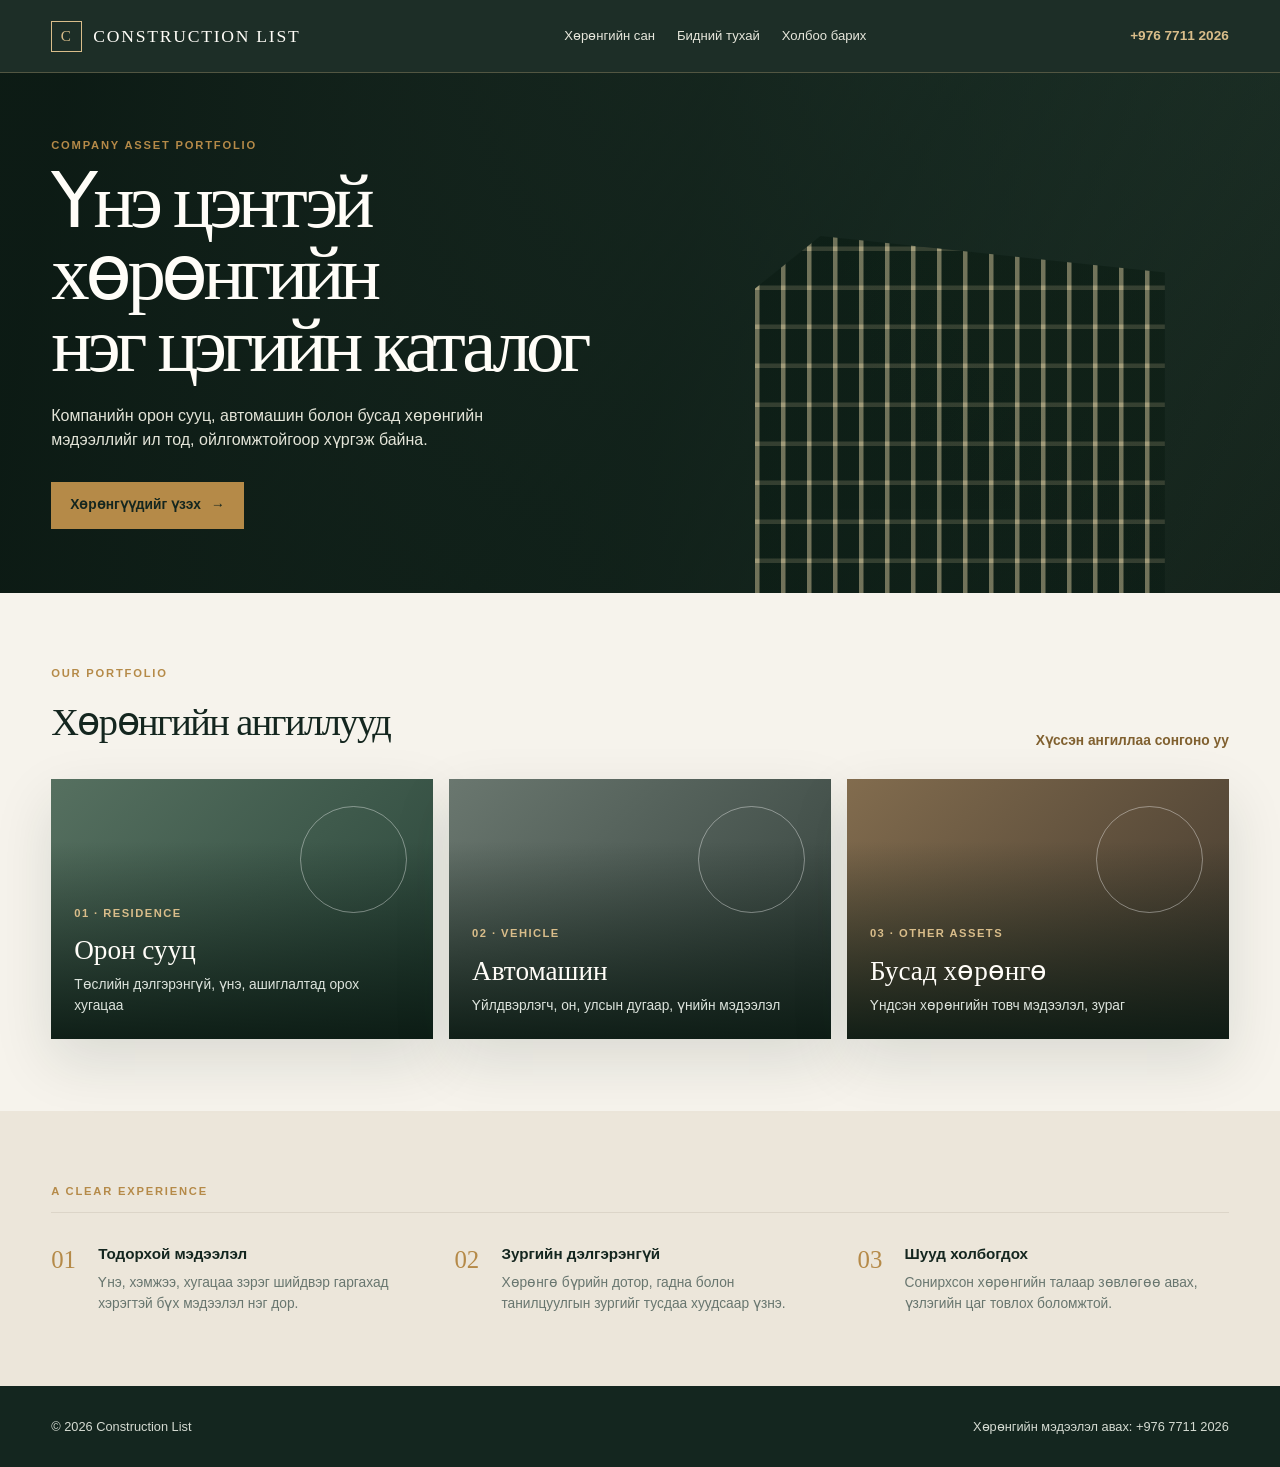
<file: index.html>
<!doctype html>
<html lang="mn">
<head>
  <meta charset="utf-8">
  <meta name="viewport" content="width=device-width, initial-scale=1">
  <meta name="description" content="Construction List — компанийн хөрөнгийн нээлттэй каталог.">
  <title>Construction List | Хөрөнгийн каталог</title>
  <link rel="stylesheet" href="styles.css">
</head>
<body>
  <header class="site-header"><nav class="nav" aria-label="Үндсэн цэс"><a class="brand" href="index.html"><span class="brand-mark">C</span>Construction List</a><div class="nav-links"><a href="#categories">Хөрөнгийн сан</a><a href="#about">Бидний тухай</a><a href="#contact">Холбоо барих</a></div><a class="phone" href="tel:+97677112026">+976 7711 2026</a></nav></header>
  <main>
    <section class="home-hero"><div class="container"><p class="eyebrow">Company asset portfolio</p><h1>Үнэ цэнтэй хөрөнгийн<br>нэг цэгийн каталог</h1><p class="lead">Компанийн орон сууц, автомашин болон бусад хөрөнгийн мэдээллийг ил тод, ойлгомжтойгоор хүргэж байна.</p><a class="button" href="#categories">Хөрөнгүүдийг үзэх <span>→</span></a></div></section>
    <section class="section" id="categories"><div class="container"><div class="section-heading"><div><p class="eyebrow">Our portfolio</p><h2>Хөрөнгийн ангиллууд</h2></div><span class="text-link">Хүссэн ангиллаа сонгоно уу</span></div><div class="category-grid"><a class="category" href="apartments.html"><span>01 · Residence</span><h3>Орон сууц</h3><p>Төслийн дэлгэрэнгүй, үнэ, ашиглалтад орох хугацаа</p></a><a class="category" href="cars.html"><span>02 · Vehicle</span><h3>Автомашин</h3><p>Үйлдвэрлэгч, он, улсын дугаар, үнийн мэдээлэл</p></a><a class="category" href="others.html"><span>03 · Other assets</span><h3>Бусад хөрөнгө</h3><p>Үндсэн хөрөнгийн товч мэдээлэл, зураг</p></a></div></div></section>
    <section class="section alt" id="about"><div class="container"><p class="eyebrow">A clear experience</p><div class="feature-grid"><article class="feature"><span class="feature-number">01</span><div><h3>Тодорхой мэдээлэл</h3><p>Үнэ, хэмжээ, хугацаа зэрэг шийдвэр гаргахад хэрэгтэй бүх мэдээлэл нэг дор.</p></div></article><article class="feature"><span class="feature-number">02</span><div><h3>Зургийн дэлгэрэнгүй</h3><p>Хөрөнгө бүрийн дотор, гадна болон танилцуулгын зургийг тусдаа хуудсаар үзнэ.</p></div></article><article class="feature"><span class="feature-number">03</span><div><h3>Шууд холбогдох</h3><p>Сонирхсон хөрөнгийн талаар зөвлөгөө авах, үзлэгийн цаг товлох боломжтой.</p></div></article></div></div></section>
  </main>
  <footer class="site-footer" id="contact"><div class="container footer-inner"><span>© 2026 Construction List</span><span>Хөрөнгийн мэдээлэл авах: +976 7711 2026</span></div></footer>
</body>
</html>
</file>
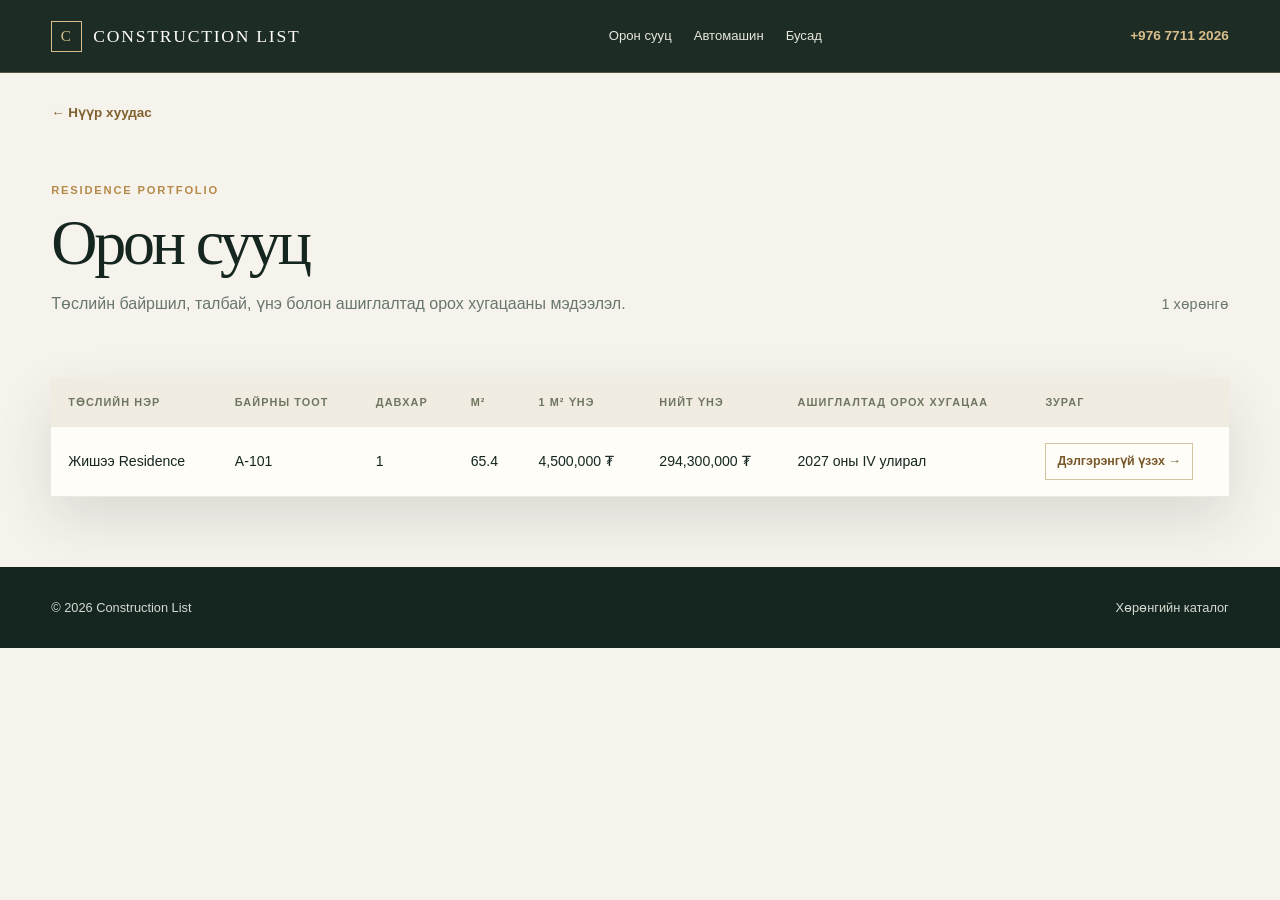
<file: apartments.html>
<!doctype html><html lang="mn"><head><meta charset="utf-8"><meta name="viewport" content="width=device-width, initial-scale=1"><title>Орон сууц | Construction List</title><link rel="stylesheet" href="styles.css"></head><body data-page="apartments"><header class="site-header"><nav class="nav" aria-label="Үндсэн цэс"><a class="brand" href="index.html"><span class="brand-mark">C</span>Construction List</a><div class="nav-links"><a href="apartments.html">Орон сууц</a><a href="cars.html">Автомашин</a><a href="others.html">Бусад</a></div><a class="phone" href="tel:+97677112026">+976 7711 2026</a></nav></header><main class="container"><a class="breadcrumb" href="index.html">← Нүүр хуудас</a><section class="page-intro"><p class="eyebrow">Residence portfolio</p><div class="catalog-title"><div><h1>Орон сууц</h1><p>Төслийн байршил, талбай, үнэ болон ашиглалтад орох хугацааны мэдээлэл.</p></div><p class="catalog-count" data-count></p></div></section><div class="table-wrap"><table class="catalog-table"><thead data-table-head></thead><tbody data-table-body></tbody></table></div></main><footer class="site-footer"><div class="container footer-inner"><span>© 2026 Construction List</span><span>Хөрөнгийн каталог</span></div></footer><script src="data.js"></script><script src="catalog.js"></script></body></html>
</file>
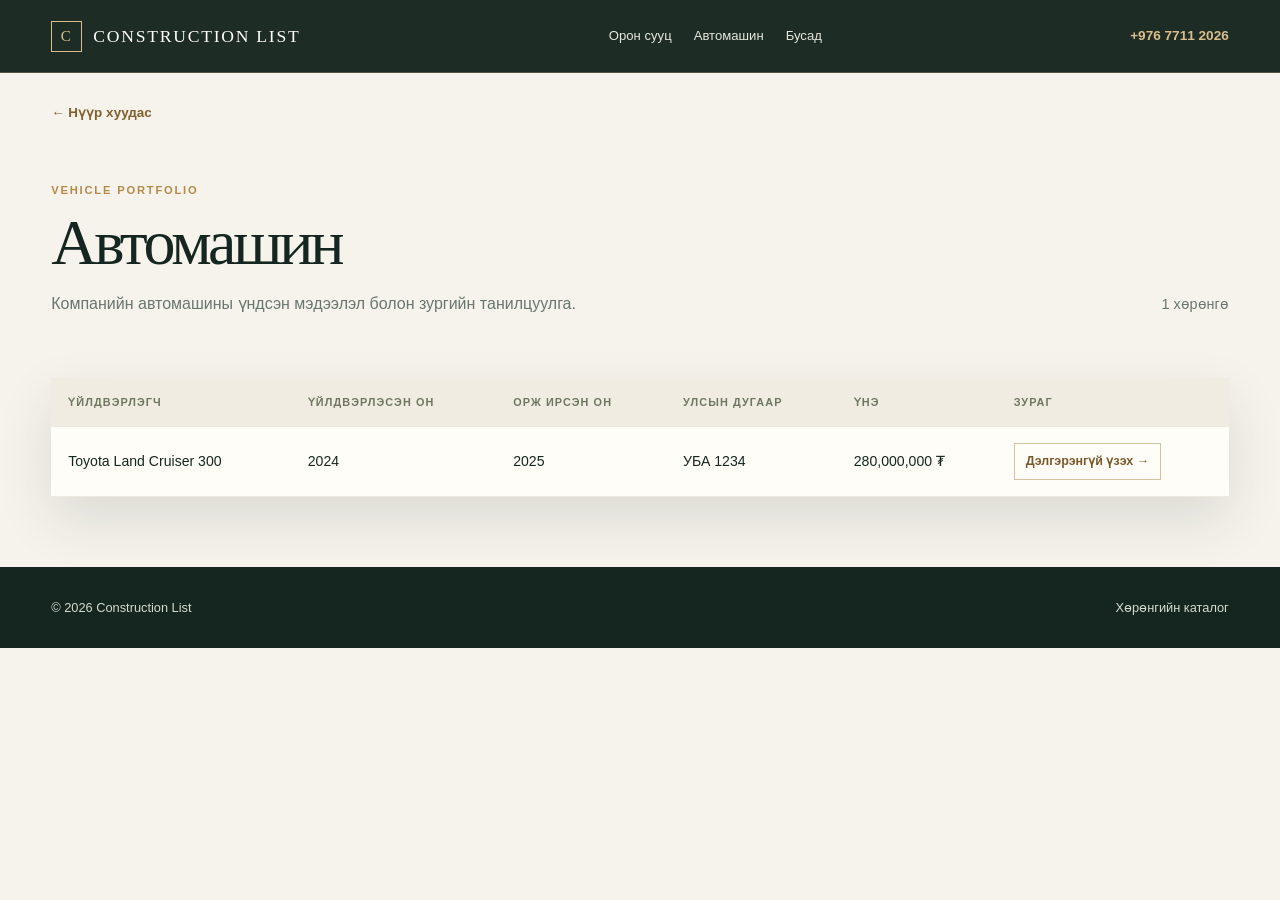
<file: cars.html>
<!doctype html><html lang="mn"><head><meta charset="utf-8"><meta name="viewport" content="width=device-width, initial-scale=1"><title>Автомашин | Construction List</title><link rel="stylesheet" href="styles.css"></head><body data-page="cars"><header class="site-header"><nav class="nav" aria-label="Үндсэн цэс"><a class="brand" href="index.html"><span class="brand-mark">C</span>Construction List</a><div class="nav-links"><a href="apartments.html">Орон сууц</a><a href="cars.html">Автомашин</a><a href="others.html">Бусад</a></div><a class="phone" href="tel:+97677112026">+976 7711 2026</a></nav></header><main class="container"><a class="breadcrumb" href="index.html">← Нүүр хуудас</a><section class="page-intro"><p class="eyebrow">Vehicle portfolio</p><div class="catalog-title"><div><h1>Автомашин</h1><p>Компанийн автомашины үндсэн мэдээлэл болон зургийн танилцуулга.</p></div><p class="catalog-count" data-count></p></div></section><div class="table-wrap"><table class="catalog-table"><thead data-table-head></thead><tbody data-table-body></tbody></table></div></main><footer class="site-footer"><div class="container footer-inner"><span>© 2026 Construction List</span><span>Хөрөнгийн каталог</span></div></footer><script src="data.js"></script><script src="catalog.js"></script></body></html>
</file>
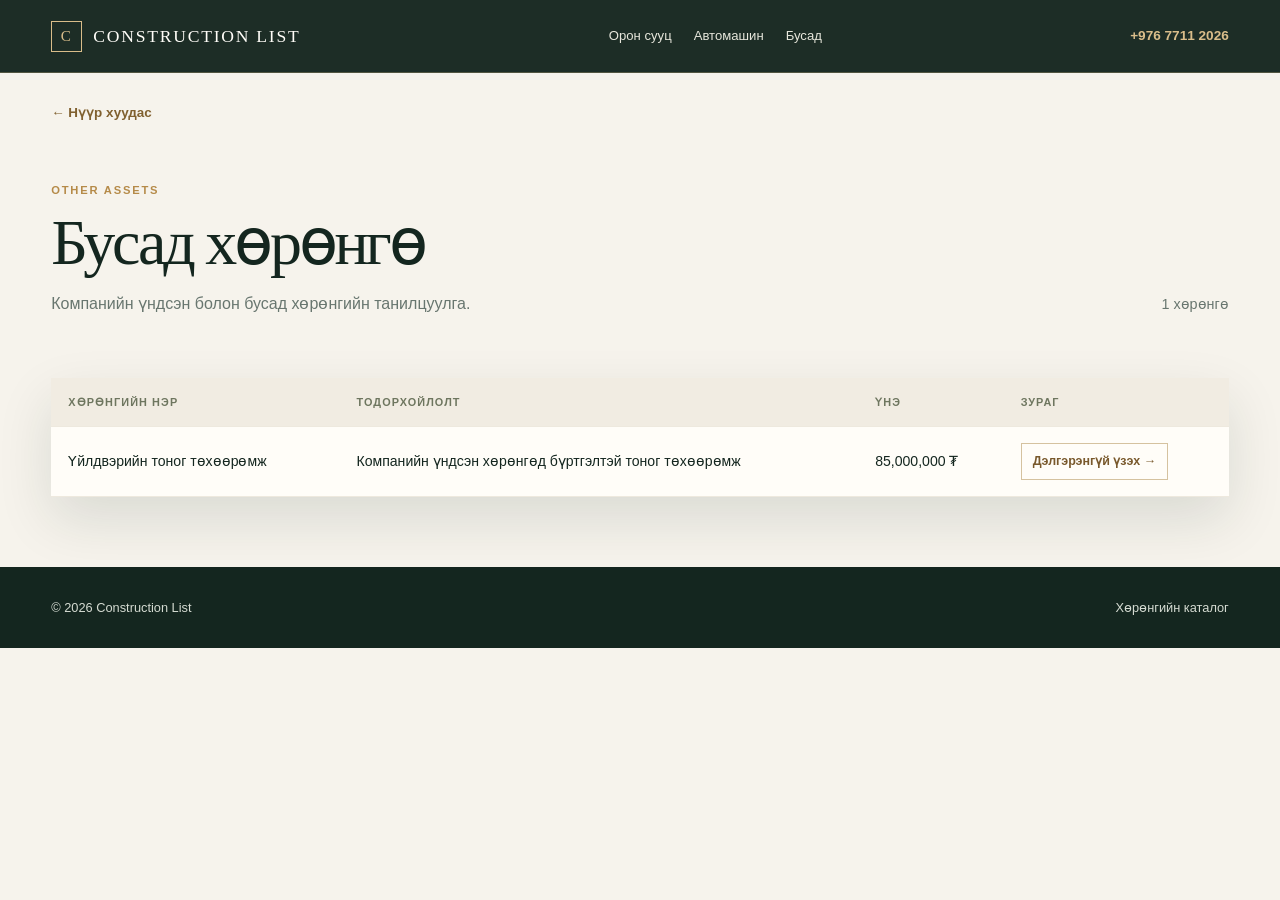
<file: others.html>
<!doctype html><html lang="mn"><head><meta charset="utf-8"><meta name="viewport" content="width=device-width, initial-scale=1"><title>Бусад хөрөнгө | Construction List</title><link rel="stylesheet" href="styles.css"></head><body data-page="others"><header class="site-header"><nav class="nav" aria-label="Үндсэн цэс"><a class="brand" href="index.html"><span class="brand-mark">C</span>Construction List</a><div class="nav-links"><a href="apartments.html">Орон сууц</a><a href="cars.html">Автомашин</a><a href="others.html">Бусад</a></div><a class="phone" href="tel:+97677112026">+976 7711 2026</a></nav></header><main class="container"><a class="breadcrumb" href="index.html">← Нүүр хуудас</a><section class="page-intro"><p class="eyebrow">Other assets</p><div class="catalog-title"><div><h1>Бусад хөрөнгө</h1><p>Компанийн үндсэн болон бусад хөрөнгийн танилцуулга.</p></div><p class="catalog-count" data-count></p></div></section><div class="table-wrap"><table class="catalog-table"><thead data-table-head></thead><tbody data-table-body></tbody></table></div></main><footer class="site-footer"><div class="container footer-inner"><span>© 2026 Construction List</span><span>Хөрөнгийн каталог</span></div></footer><script src="data.js"></script><script src="catalog.js"></script></body></html>
</file>
<file: styles.css>
:root {
  --ink: #14261f;
  --ink-soft: #254137;
  --paper: #f6f3ec;
  --paper-deep: #ece6da;
  --gold: #b58a48;
  --gold-light: #d9bd8a;
  --line: #dcd5c8;
  --muted: #68766f;
  --white: #fffdf8;
  --shadow: 0 22px 55px rgba(20, 38, 31, .12);
}

* { box-sizing: border-box; }
html { scroll-behavior: smooth; }
body { margin: 0; color: var(--ink); background: var(--paper); font-family: Inter, Arial, sans-serif; line-height: 1.5; }
a { color: inherit; text-decoration: none; }
button { font: inherit; }

.site-header { position: sticky; top: 0; z-index: 10; background: rgba(20, 38, 31, .96); color: var(--white); border-bottom: 1px solid rgba(217, 189, 138, .28); }
.nav { width: min(1180px, 92%); min-height: 72px; margin: auto; display: flex; align-items: center; justify-content: space-between; gap: 24px; }
.brand { display: flex; align-items: center; gap: 11px; font-family: Georgia, serif; font-size: 1.1rem; letter-spacing: .1em; text-transform: uppercase; }
.brand-mark { width: 31px; height: 31px; display: grid; place-items: center; border: 1px solid var(--gold-light); color: var(--gold-light); font-size: .95rem; }
.nav-links { display: flex; gap: 22px; color: #e7e7dc; font-size: .82rem; }
.nav-links a { transition: color .2s ease; }
.nav-links a:hover, .nav-links a:focus-visible { color: var(--gold-light); }
.phone { color: var(--gold-light); font-size: .85rem; font-weight: 700; white-space: nowrap; }

.container { width: min(1180px, 92%); margin: auto; }
.eyebrow { margin: 0 0 12px; color: var(--gold); font-size: .7rem; letter-spacing: .16em; text-transform: uppercase; font-weight: 800; }
.page-intro { padding: 58px 0 30px; }
.page-intro h1 { max-width: 720px; margin: 0; font-family: Georgia, serif; font-size: clamp(2.25rem, 5vw, 4.5rem); font-weight: 400; letter-spacing: -.05em; line-height: 1; }
.page-intro p:not(.eyebrow) { max-width: 600px; margin: 17px 0 0; color: var(--muted); }

.home-hero { min-height: 510px; position: relative; overflow: hidden; display: grid; align-items: center; background: linear-gradient(100deg, rgba(10, 24, 18, .96) 5%, rgba(10, 24, 18, .73) 52%, rgba(10, 24, 18, .24)), linear-gradient(135deg, #4f685a 0%, #263d32 55%, #19281f 100%); color: var(--white); }
.home-hero::after { content: ''; position: absolute; right: 9%; bottom: -48px; width: min(410px, 44vw); height: 405px; opacity: .82; background: repeating-linear-gradient(90deg, rgba(250, 229, 180, .5) 0 4px, rgba(12, 28, 20, .6) 5px 26px), repeating-linear-gradient(0deg, rgba(255, 236, 185, .48) 0 4px, rgba(15, 34, 25, .42) 5px 39px); clip-path: polygon(16% 0, 100% 9%, 100% 100%, 0 100%, 0 13%); box-shadow: -30px 10px 60px rgba(0,0,0,.25); }
.home-hero .container { position: relative; z-index: 1; padding: 64px 0; }
.home-hero h1 { max-width: 650px; margin: 0; font-family: Georgia, serif; font-size: clamp(2.65rem, 6vw, 5.4rem); font-weight: 400; line-height: .94; letter-spacing: -.06em; }
.home-hero .lead { max-width: 510px; margin: 22px 0 30px; color: #e3e4d8; font-size: 1rem; }
.button { display: inline-flex; align-items: center; justify-content: center; gap: 10px; padding: 12px 18px; border: 1px solid var(--gold); background: var(--gold); color: var(--ink); font-size: .86rem; font-weight: 800; transition: transform .2s ease, background .2s ease; }
.button:hover { background: var(--gold-light); transform: translateY(-2px); }
.button.outline { background: transparent; color: var(--gold); }

.section { padding: 72px 0; }
.section.alt { background: var(--paper-deep); }
.section-heading { display: flex; align-items: end; justify-content: space-between; gap: 20px; margin-bottom: 28px; }
.section-heading h2 { margin: 0; font-family: Georgia, serif; font-size: clamp(1.85rem, 3vw, 2.65rem); font-weight: 400; letter-spacing: -.04em; }
.text-link { color: #80602f; font-size: .86rem; font-weight: 800; }

.category-grid { display: grid; grid-template-columns: repeat(3, 1fr); gap: 16px; }
.category { min-height: 260px; position: relative; display: flex; flex-direction: column; justify-content: end; overflow: hidden; padding: 23px; color: var(--white); background: linear-gradient(180deg, transparent 24%, rgba(10, 25, 18, .91)), linear-gradient(135deg, #567060, #284438); box-shadow: var(--shadow); }
.category:nth-child(2) { background: linear-gradient(180deg, transparent 24%, rgba(10, 25, 18, .91)), linear-gradient(135deg, #6a776f, #323f3a); }
.category:nth-child(3) { background: linear-gradient(180deg, transparent 24%, rgba(10, 25, 18, .91)), linear-gradient(135deg, #826c4e, #40372d); }
.category::before { content: ''; position: absolute; top: 27px; right: 26px; width: 105px; height: 105px; border: 1px solid rgba(255,255,255,.38); border-radius: 50%; }
.category span, .category h3, .category p { position: relative; z-index: 1; }
.category span { color: var(--gold-light); font-size: .7rem; letter-spacing: .13em; text-transform: uppercase; font-weight: 800; }
.category h3 { margin: 9px 0 4px; font-family: Georgia, serif; font-size: 1.7rem; font-weight: 400; }
.category p { margin: 0; color: #dce3dc; font-size: .86rem; }

.feature-grid { display: grid; grid-template-columns: repeat(3, 1fr); gap: 32px; border-top: 1px solid var(--line); padding-top: 28px; }
.feature { display: grid; grid-template-columns: 35px 1fr; gap: 12px; }
.feature-number { color: var(--gold); font-family: Georgia, serif; font-size: 1.55rem; }
.feature h3 { margin: 2px 0 7px; font-size: .95rem; }
.feature p { margin: 0; color: var(--muted); font-size: .86rem; }

.breadcrumb { display: inline-flex; margin: 30px 0 0; color: #80602f; font-size: .84rem; font-weight: 700; }
.catalog-title { display: flex; align-items: end; justify-content: space-between; gap: 24px; }
.catalog-count { margin: 0; color: var(--muted); font-size: .9rem; }
.table-wrap { margin: 32px 0 70px; overflow-x: auto; background: var(--white); box-shadow: var(--shadow); }
.catalog-table { width: 100%; min-width: 940px; border-collapse: collapse; }
.catalog-table th, .catalog-table td { padding: 16px 17px; text-align: left; border-bottom: 1px solid #eee9de; vertical-align: middle; }
.catalog-table th { color: #6e765f; background: #f1ece2; font-size: .68rem; letter-spacing: .1em; text-transform: uppercase; white-space: nowrap; }
.catalog-table td { font-size: .88rem; }
.catalog-table tbody tr:hover { background: #fbf8f1; }
.detail-link { display: inline-flex; padding: 8px 11px; border: 1px solid #d5c29f; color: #79592c; font-size: .78rem; font-weight: 800; white-space: nowrap; }
.detail-link:hover { background: #f6edda; }
.empty { padding: 40px; text-align: center; color: var(--muted); }

.detail { padding: 34px 0 72px; }
.back-link { display: inline-flex; margin-bottom: 26px; color: #80602f; font-size: .86rem; font-weight: 800; }
.detail-shell { display: grid; grid-template-columns: minmax(0, 1.25fr) minmax(280px, .75fr); gap: 38px; align-items: start; }
.detail-main h1 { margin: 0; font-family: Georgia, serif; font-size: clamp(2.2rem, 4vw, 3.8rem); font-weight: 400; letter-spacing: -.05em; line-height: 1; }
.detail-tag { display: inline-block; margin: 16px 0 28px; color: #80602f; font-size: .72rem; font-weight: 800; letter-spacing: .13em; text-transform: uppercase; }
.gallery { display: grid; grid-template-columns: repeat(2, 1fr); gap: 12px; }
.gallery img { display: block; width: 100%; min-height: 230px; max-height: 360px; object-fit: cover; background: #ded8ca; }
.gallery img:only-child { grid-column: 1 / -1; }
.detail-sidebar { padding: 25px; background: var(--white); box-shadow: var(--shadow); }
.detail-sidebar h2 { margin: 0 0 17px; font-family: Georgia, serif; font-size: 1.5rem; font-weight: 400; }
.spec { padding: 14px 0; border-top: 1px solid #eee9de; }
.spec span { display: block; margin-bottom: 4px; color: var(--muted); font-size: .69rem; font-weight: 800; letter-spacing: .1em; text-transform: uppercase; }
.spec strong { font-size: .94rem; }
.contact-box { margin-top: 20px; padding-top: 20px; border-top: 1px solid #eee9de; }
.contact-box p { margin: 0 0 14px; color: var(--muted); font-size: .86rem; }

.site-footer { padding: 31px 0; color: #d5dbd2; background: var(--ink); }
.footer-inner { display: flex; align-items: center; justify-content: space-between; gap: 18px; font-size: .8rem; }

@media (max-width: 760px) {
  .nav-links, .phone { display: none; }
  .home-hero { min-height: 480px; }
  .home-hero::after { width: 48%; right: -7%; height: 275px; }
  .category-grid, .feature-grid, .detail-shell { grid-template-columns: 1fr; }
  .category-grid { gap: 12px; }
  .section { padding: 54px 0; }
  .section-heading, .catalog-title { align-items: start; flex-direction: column; }
  .gallery { grid-template-columns: 1fr; }
  .gallery img { min-height: 210px; }
}
</file>
